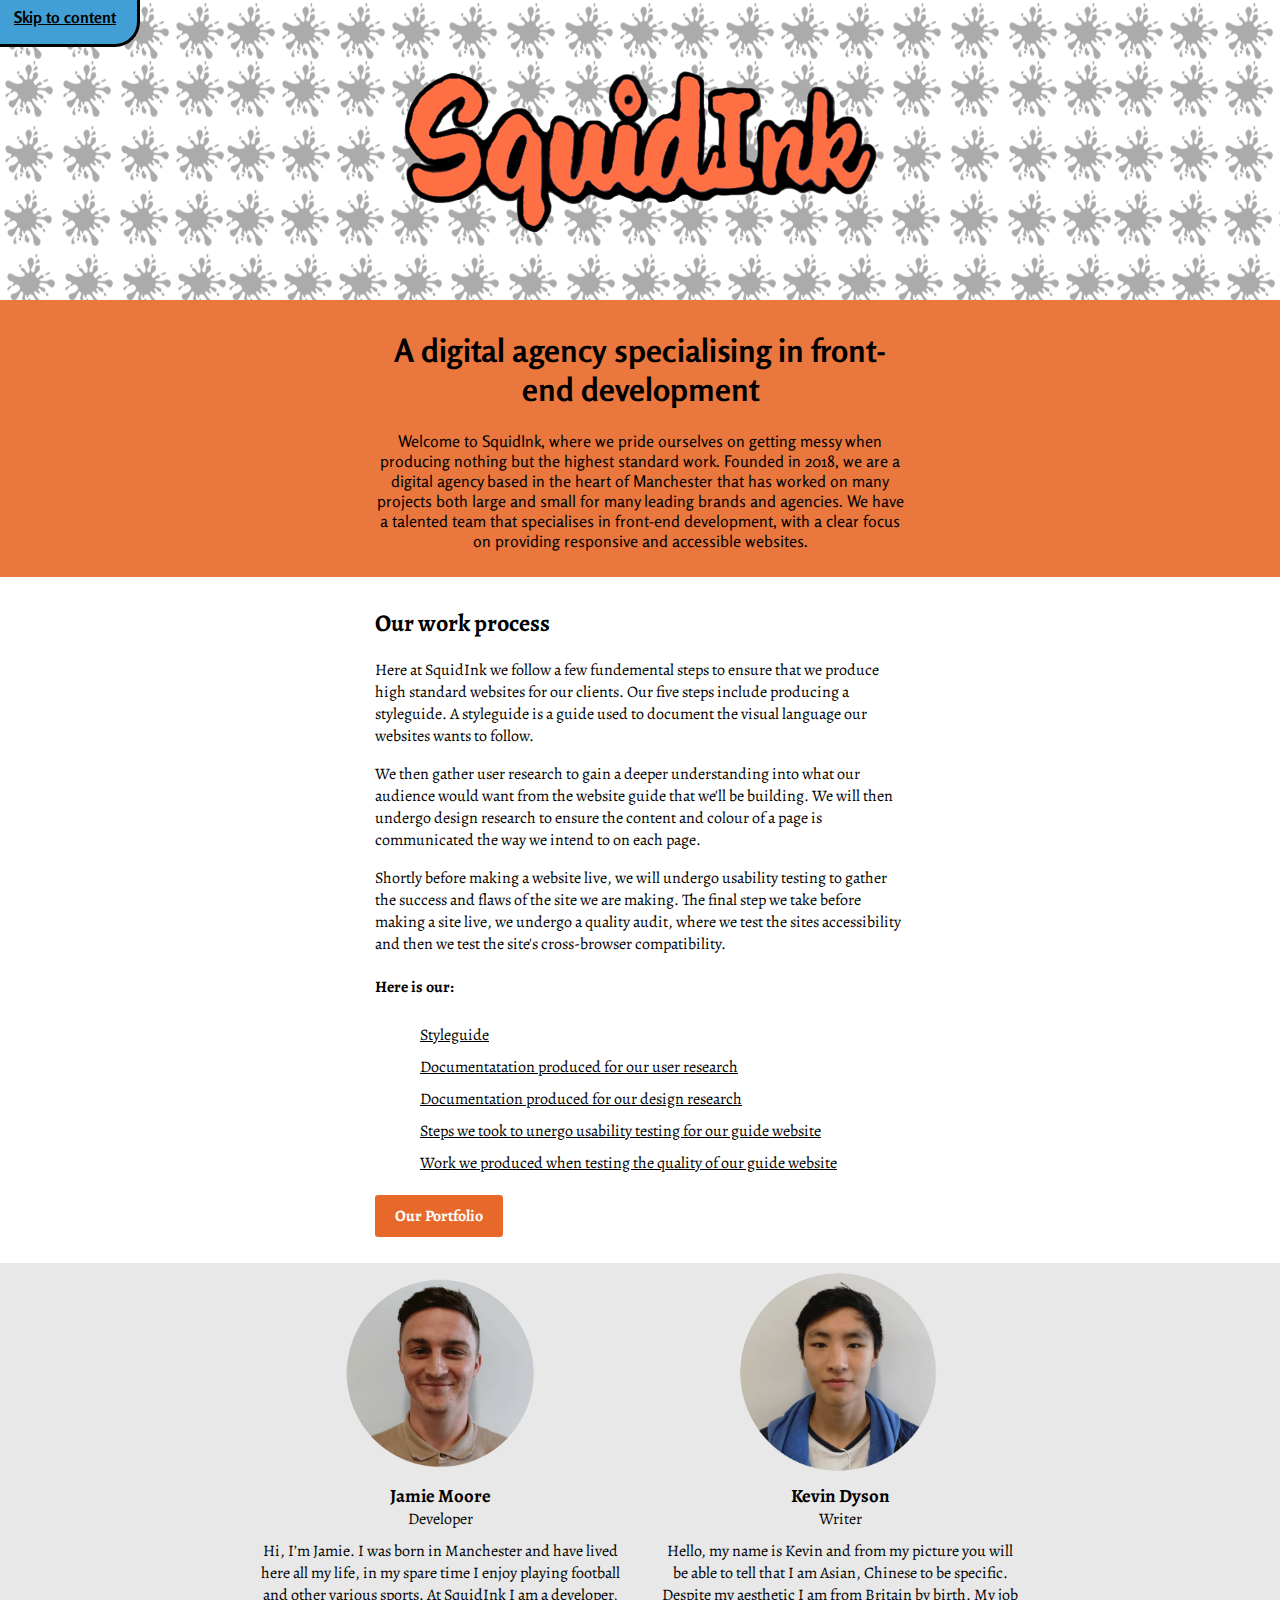
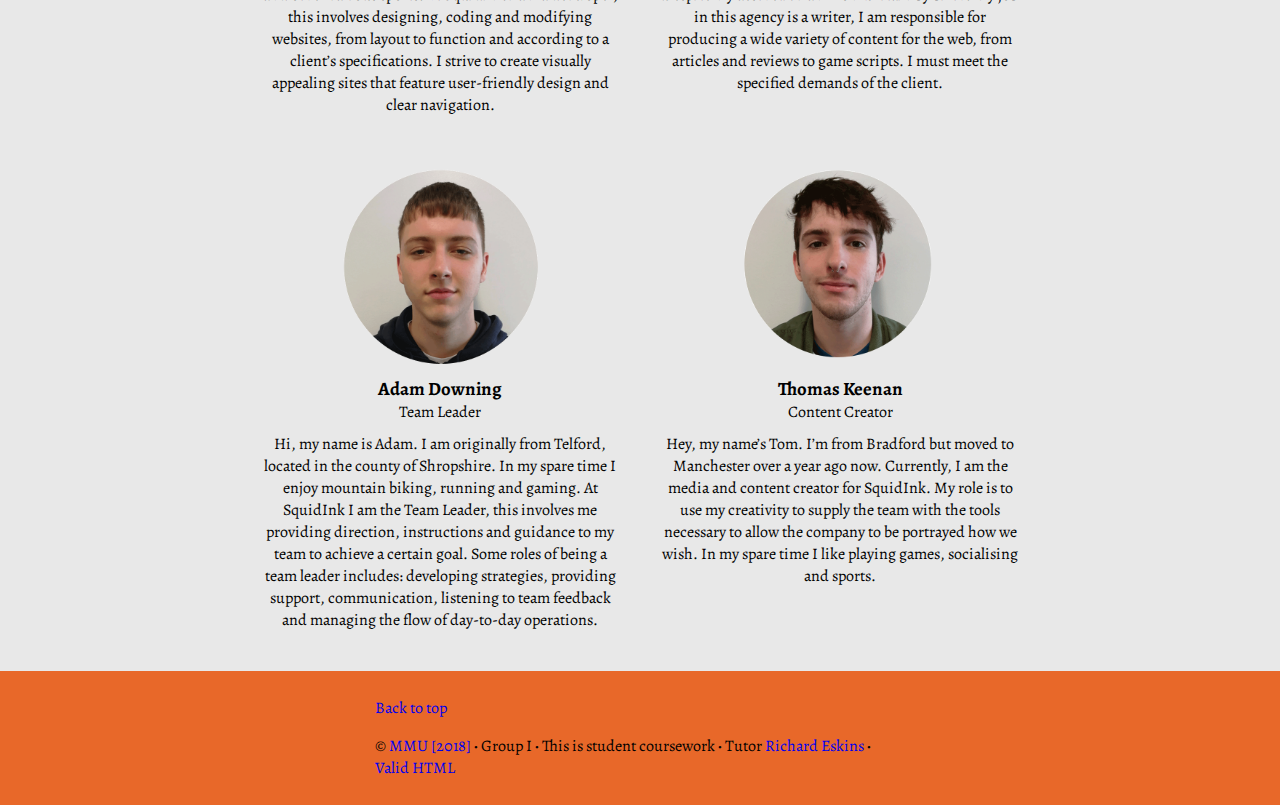
<file: team-website.html>
<!DOCTYPE html>
<html lang="en">

<head>
    <meta charset="UTF-8">
    <meta name="description" content="SquidInk is a digital agency based in the heart of Manchester that specialises in fron-end development">
    <meta name="viewport" content="width=device-width, initial-scale=1.0">
    <meta http-equiv="X-UA-Compatible" content="ie=edge">
    <title>Team I |SquidInk</title>
    <link rel="stylesheet" type="text/css" href="css/site.css">
    <link href="https://fonts.googleapis.com/css?family=Alegreya|Rosario" rel="stylesheet">
</head>

<body id="top">
    <p class="accessibility">
        <a href="#content" class="skipbtn">Skip to content</a>
    </p>

    <header class="site-header" role="banner">
        <div>
            <img src="img/squidink-title.png" alt="SquidInk Title Logo">
        </div>
    </header>

    <div class="background">
        <div class="main_container">
            <main id="content">
                <article>
                    <h1 class="intro">
                        A digital agency specialising in front-end development
                    </h1>
                    <p class="intro">Welcome to SquidInk, where we pride ourselves on getting messy when producing nothing but the highest standard work. Founded in 2018, we are a digital agency based in the heart of Manchester that has worked on many projects both large
                        and small for many leading brands and agencies. We have a talented team that specialises in front-end development, with a clear focus on providing responsive and accessible websites.</p>
                </article>
            </main>
        </div>
    </div>

    <section class="text-content">
        <div class="text-content__container">
            <h2>Our work process</h2>
            <p>Here at SquidInk we follow a few fundemental steps to ensure that we produce high standard websites for our clients. Our five steps include producing a styleguide. A styleguide is a guide used to document the visual language our websites wants
                to follow.</p>

            <p>We then gather user research to gain a deeper understanding into what our audience would want from the website guide that we'll be building. We will then undergo design research to ensure the content and colour of a page is communicated the
                way we intend to on each page.

                <p>Shortly before making a website live, we will undergo usability testing to gather the success and flaws of the site we are making. The final step we take before making a site live, we undergo a quality audit, where we test the sites accessibility
                    and then we test the site's cross-browser compatibility.</p>

                <h4>Here is our:</h4>
                <ul>
                    <li>
                        <a href="https://github.com/mmu-webdesign/level5-portfolio/blob/master/submission_point_1.md" title="SquidInk Styleguide">Styleguide</a>
                    </li>
                    <li>
                        <a href="https://github.com/mmu-webdesign/level5-portfolio/blob/master/submission_point_2.md" title="User Research">Documentatation produced for our user research</a>
                    </li>
                    <li>
                        <a href="https://github.com/mmu-webdesign/level5-portfolio/blob/master/submission_point_3.md" title="Design Research">Documentation produced for our design research</a>
                    </li>
                    <li>
                        <a href="https://github.com/mmu-webdesign/level5-portfolio/blob/master/submission_point_4.md" title="Usability Testing">Steps we took to unergo usability testing for our guide website</a>
                    </li>
                    <li>
                        <a href="https://github.com/mmu-webdesign/level5-portfolio/blob/master/submission_point_5.md" title="Quality Testing">Work we produced when testing the quality of our guide website</a>
                    </li>
                </ul>
        </div>
        <p><a href="#" class="call-to-action">Our Portfolio</a></p>

    </section>
    <!-- Bio sections-->
    <section class="bio">
        <div class="bio__container">
            <ul class="bio__list">
                <li class="bio__person">
                    <img src="img/jamie.png" alt="Jamie Moore">
                    <h3>Jamie Moore</h3>
                    <p class="job">Developer</p>
                    <p class="description">Hi, I’m Jamie. I was born in Manchester and have lived here all my life, in my spare time I enjoy playing football and other various sports. At SquidInk I am a developer, this involves designing, coding and modifying websites, from
                        layout to function and according to a client’s specifications. I strive to create visually appealing sites that feature user-friendly design and clear navigation. </p>
                </li>

                <li class="bio__person">
                    <img src="img/kevin.png" alt="Kevin Dyson">
                    <h3>Kevin Dyson</h3>
                    <p class="job">Writer</p>
                    <p class="description">Hello, my name is Kevin and from my picture you will be able to tell that I am Asian, Chinese to be specific. Despite my aesthetic I am from Britain by birth. My job in this agency is a writer, I am responsible for producing a wide
                        variety of content for the web, from articles and reviews to game scripts. I must meet the specified demands of the client.</p>
                </li>

                <li class="bio__person">
                    <img src="img/adam.png" alt="Adam Downing">
                    <h3>Adam Downing</h3>
                    <p class="job">Team Leader</p>
                    <p class="description">Hi, my name is Adam. I am originally from Telford, located in the county of Shropshire. In my spare time I enjoy mountain biking, running and gaming. At SquidInk I am the Team Leader, this involves me providing direction, instructions
                        and guidance to my team to achieve a certain goal. Some roles of being a team leader includes: developing strategies, providing support, communication, listening to team feedback and managing the flow of day-to-day operations.</p>
                </li>

                <li class="bio__person">
                    <img src="img/tom.png" alt="Tom Keenan">
                    <h3>Thomas Keenan</h3>
                    <p class="job">Content Creator</p>
                    <p class="description">Hey, my name’s Tom. I’m from Bradford but moved to Manchester over a year ago now. Currently, I am the media and content creator for SquidInk. My role is to use my creativity to supply the team with the tools necessary to allow the
                        company to be portrayed how we wish. In my spare time I like playing games, socialising and sports.</p>
                </li>
            </ul>

        </div>
    </section>

    <footer class="site-footer">
        <div class="site-footer__container">
            <p>
                <a href="#top">Back to top</a>
            </p>
            <p>
                &copy;
                <a href="http://www.mmu.ac.uk/" title="MMU homepage">MMU [2018]</a>

                <b>&middot;</b> Group I
                <b>&middot;</b> This is student coursework
                <b>&middot;</b> Tutor
                <a href="mailto:r.eskins@mmu.ac.uk">Richard Eskins</a>

                <b>&middot;</b>

                <a href="http://validator.w3.org/check?uri=referer" title="W3C HTML Validation Service">Valid HTML</a>

            </p>
        </div>
    </footer>
</body>

</html>
</file>
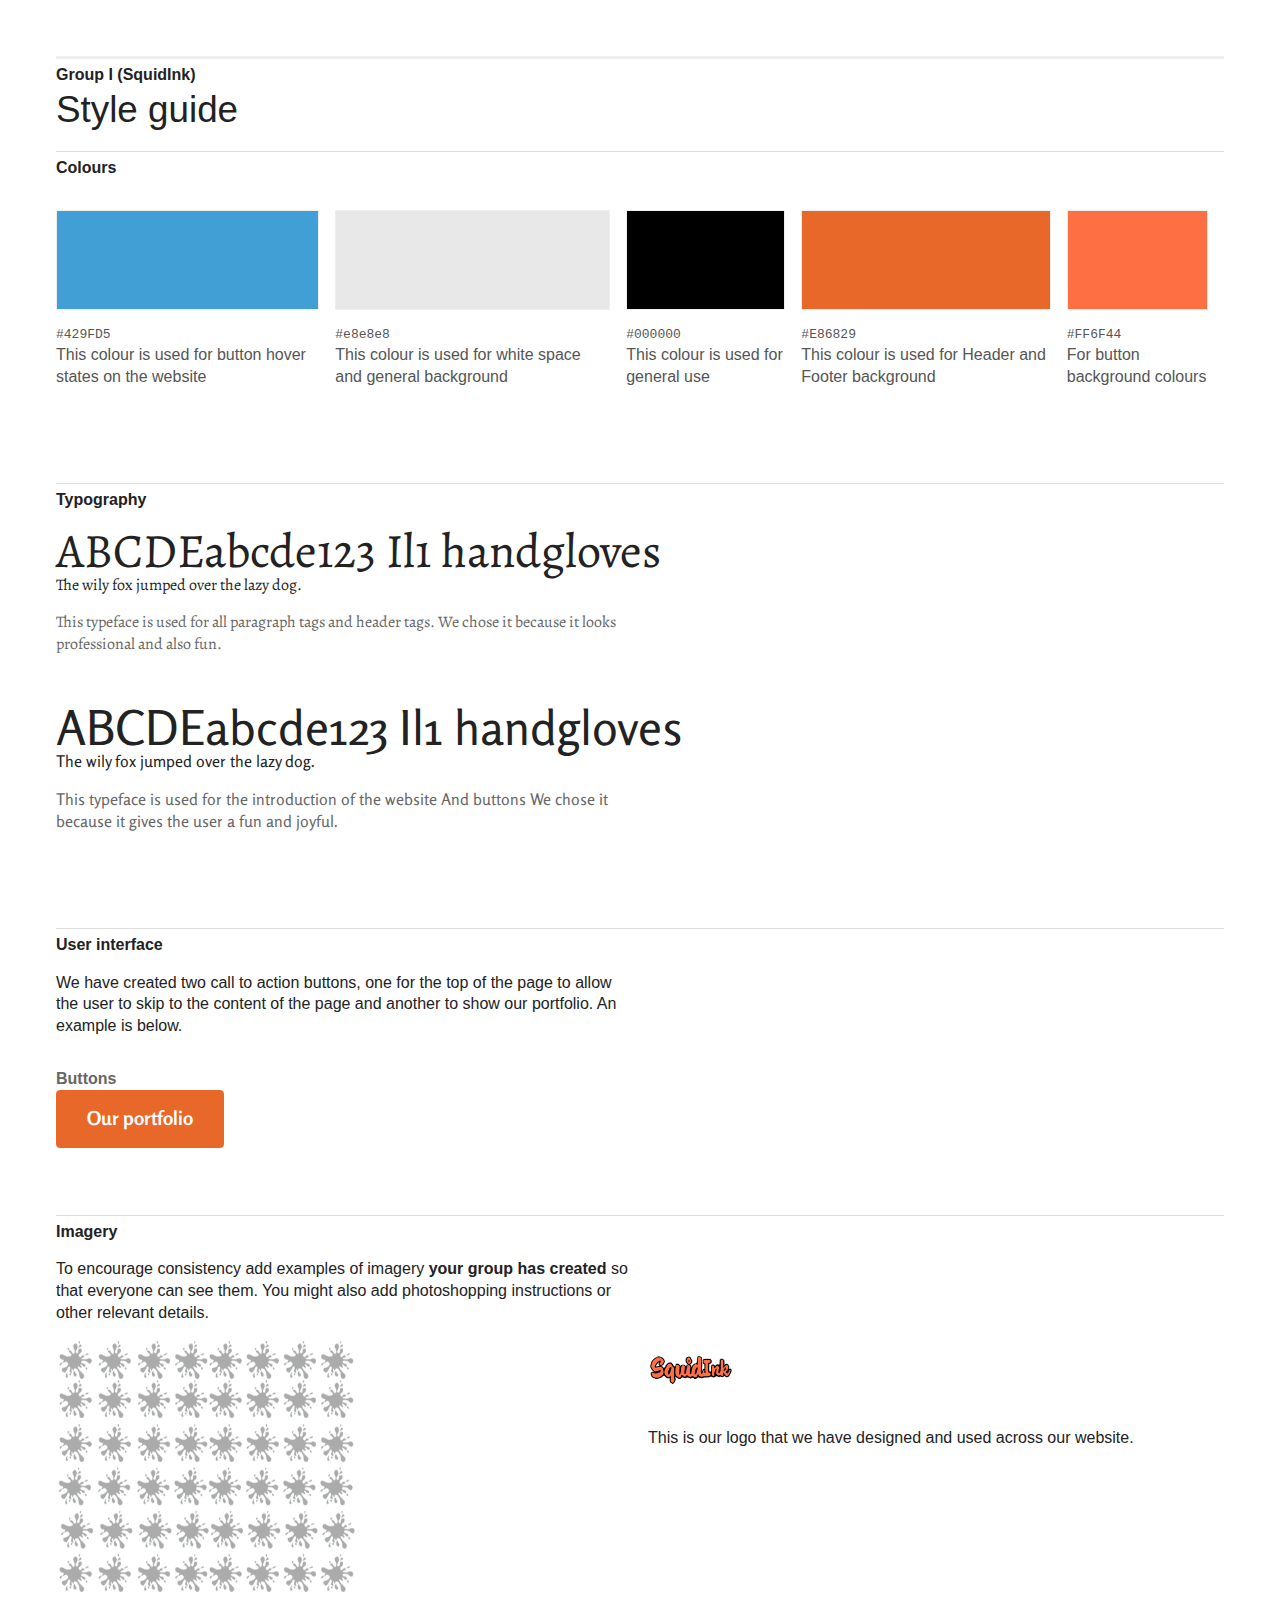
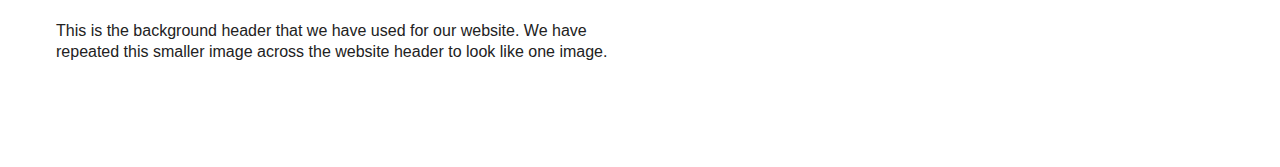
<file: team-styles/styleguide.html>
﻿<!DOCTYPE html>
<html lang="en">

<head>
    <meta charset="UTF-8">
    <meta name="viewport" content="width=device-width, initial-scale=1.0">
    <meta http-equiv="X-UA-Compatible" content="ie=edge">
    <title>Style guide for Group [number/name]</title>
    <link rel="stylesheet" href="css/template.css" />
    <link rel="stylesheet" href="css/our-group.css" />
    <!-- Put your google font link if you need it, then add the CSS to the our-group.css file -->
    <link href="https://fonts.googleapis.com/css?family=Monoton" rel="stylesheet">
    <link href="https://fonts.googleapis.com/css?family=Alegreya|Rosario" rel="stylesheet">
</head>

<body>
    <div class="container">
        <h1>Group I (SquidInk) <strong>Style guide</strong></h1>
        <section>
            <h2>Colours</h2>
            <div class="swatches">

                <!-- Delete the swatches you don't need. If you have more than seven colours: why? -->

                <div class="colour-swatch">
                    <div class="swatch swatch-2"></div>
                    <p class="hex">#429FD5</p>
                    <p class="usage">This colour is used for button hover states on the website</p>
                </div>

                <div class="colour-swatch">
                    <div class="swatch swatch-3"></div>
                    <p class="hex">#e8e8e8</p>
                    <p class="usage">This colour is used for white space and general background</p>
                </div>

                <div class="colour-swatch">
                    <div class="swatch swatch-4"></div>
                    <p class="hex">#000000</p>
                    <p class="usage">This colour is used for general use</p>
                </div>

                <div class="colour-swatch">
                    <div class="swatch swatch-5"></div>
                    <p class="hex">#E86829</p>
                    <p class="usage">This colour is used for Header and Footer background</p>
                </div>

                <div class="colour-swatch">
                    <div class="swatch swatch-6"></div>
                    <p class="hex">#FF6F44</p>
                    <p class="usage">For button background colours</p>
                </div>

            </div>

        </section>

        <section>
            <h2>Typography</h2>
            <!-- Choose up to three typefaces. If you have more than three - what is each one being used for? -->
            <div class="type type-1">
                <p class="big-example">ABCDEabcde123 Il1 handgloves</p>
                <p>The wily fox jumped over the lazy dog. </p>
                <p class="why">This typeface is used for all paragraph tags and header tags. We chose it because it looks professional and also fun.</p>
            </div>

            <div class="type type-2">
                <p class="big-example">ABCDEabcde123 Il1 handgloves</p>
                <p>The wily fox jumped over the lazy dog. </p>
                <p class="why">This typeface is used for the introduction of the website And buttons We chose it because it gives the user a fun and joyful.</p>
            </div>

        </section>

        <!-- you can delete this section if you don't have anything to add -->
        <section>
            <h2>User interface</h2>
            <p>We have created two call to action buttons, one for the top of the page to allow the user to skip to the content of the page and another to show our portfolio. An example is below.</p>
            <h3>Buttons</h3>
            <div><a class="button important" href="#">Our portfolio</a></div>
        </section>

        <!-- You should be creating your own imagery because that's what we expect on your finished site. If you use images from other websites as a way of briefing other group members, PLEASE CREDIT THE ORIGINAL PHOTOGRAPHER/WEBSITE.  -->
        <section>
            <h2>Imagery</h2>
            <p>To encourage consistency add examples of imagery <strong>your group has created</strong> so that everyone can see them. You might also add photoshopping instructions or other relevant details.</p>
            <div class="images">

                <div class="image">
                    <img src="img/splatpattern.png" alt="Logo for group" width="300" height="110" />
                    <p>This is the background header that we have used for our website. We have repeated this smaller image across the website header to look like one image.</p>
                </div>

                <div class="image">
                    <img src="img/squidink-title.gif" alt="Logo for group" width="103" height="110" />
                    <p>This is our logo that we have designed and used across our website.</p>
                </div>
            </div>
        </section>
    </div>

</body>

</html
</file>
<file: css/site.css>
body {
    margin: 0 auto;
    font-family: 'alegreya', serif;
}


/* Turning on border-box */

html {
    box-sizing: border-box;
}

*,
*:before,
*:after {
    box-sizing: inherit;
}


/*Skip to content button*/

.accessibility {
    position: absolute;
    left: -10px;
    top: -19px;
    background: #E86829;
    width: 150px;
    height: 50px;
    text-align: center;
    border: solid 3px;
    border-radius: 0 0 25px 0;
    border-top: 0;
}

.accessibility a {
    display: inline-block;
    padding: 10px;
    font-family: 'Rosario', sans-serif;
    font-weight: bold;
    text-decoration: underline;
    color: #000;
}

.accessibility:hover {
    background-color: #429FD5;
}

.accessibility a:hover {
    color: #FFF;
}


/* styling everything in the header */

.site-header {
    height: 300px;
    background-image: url("../img/splatpattern.png");
    background-repeat: repeat;
    color: #e86829;
    display: flex;
    justify-content: center;
    align-items: center;
}

.intro {
    font-family: 'Rosario', sans-serif;
    max-width: 550px;
    text-align: center;
}


/* controlling the space around the (optional) paragraph under the h1 */

.site-header__content p {
    margin: 0;
    padding: 10px 0 0 0;
}


/*styling columns to make them responsive*/

.text-content {
    max-width: 550px;
    margin: 0 auto;
    padding: 10px;
}

.site-footer__container {
    max-width: 550px;
    margin: 0 auto;
    padding: 10px;
}

.main_container {
    max-width: 550px;
    margin: 0 auto;
    padding: 10px;
}

.background {
    background: rgba(232, 104, 41, 0.9);
}


/* styling links and submission points section */


/* styling profiles of us section */

.bio {
    background-color: #e8e8e8;
}

.bio__container {
    max-width: 800px;
    margin: 0 auto;
}


/* let's start by creating the mobile styles */


/* turn off margins, padding and dots for the <ul> */

.bio__list {
    margin: 0;
    padding: 0;
    list-style-type: none;
}


/* put a temporary(?) border around each bio and add some padding. Centre the text at small screen sizes. */

.bio__person {
    padding: 10px;
}

.bio__person p,
h3 {
    text-align: center;
}


/* make a circular bio image. You should remove the width and height once you have real images added to your site */

.bio__person img {
    display: block;
    margin: auto;
    width: 200px;
    height: 200px;
    border-radius: 50%;
}


/* control the space around the bio heading and paragraphs */

.bio__person h3 {
    margin: 0;
    padding: 10px 0 0 0;
}

.bio__person p {
    margin: 0;
    padding: 0;
}


/* add more padding to the paragraph with a class of description */

.bio__person p.description {
    padding: 10px 10px 30px 10px;
}


/* now we have a layout for mobiles, let's use a few min-width media queries to override this for bigger screens. You might want to change 600px to a bigger or smaller value? */

@media screen and (min-width: 600px) {
    /* turn on flexbox for each bio but allow them to go onto more than one line (remove the flex-wrap:wrap to see what happens) */
    .bio__list {
        display: flex;
        flex-wrap: wrap;
    }
    /* put the text in each bio on the left rather than centre it. Use the 'flex' command to make each box a third of the width - you could change this to 50% or 25% to see what happens? */
    .bio__person {
        text-align: left;
        flex: 33.333%;
    }
}

@media screen and (max-width: 2560px) {
    /* put the text in each bio on the left rather than centre it. Use the 'flex' command to make each box a third of the width - you could change this to 50% or 25% to see what happens? */
    .bio__person {
        text-align: left;
        flex: 45%;
    }
}


/* styling links */

.text-content ul {
    /* styling submission links */
    list-style-type: none;
}

.text-content ul li {
    padding: 5px;
    text-decoration: underline;
}

.text-content li a {
    text-decoration: none;
    color: black;
}

li a:hover {
    color: #ff6f44;
}

.site-footer a {
    /* styling links in the footer */
    text-decoration: none;
}

.site-footer a:hover {
    color: white;
}


/* footer */

.site-footer {
    background-color: #e86829;
}


/* call to action button */

a.call-to-action {
    display: inline-block;
    padding: 10px 20px;
    border-radius: 0.2em;
    background-color: #e86829;
    color: white;
    text-decoration: none;
    font-weight: bold;
}

a.call-to-action {}

a.call-to-action:hover {
    color: white;
    background-color: #429fd5;
    border-color: #429fd5;
}


/* adding a little bit of animation (optional) */
</file>
<file: team-styles/css/template.css>
/* this is the layout for the style guide - you are free to change this if you want to */

html {
    box-sizing: border-box;
}

*,
*:before,
*:after {
    box-sizing: inherit;
}

body {
    font-family: sans-serif;
    line-height: 1.35;
    padding: 10px;
    color: #222;
}

@media screen and (min-width: 600px) {
    body {
        padding: 3em;
    }
}

h1,
h2,
h3,
p {
    margin: 0;
    padding: 0;
    font-size: 1em;
}

.container {
    border-top: 3px solid #eee;
}

.container h1 {
    padding: 0.3em 0 1em 0;
}

.container h1 strong {
    display: block;
    font-size: 2.3em;
    font-weight: 100;
}

section {
    padding-bottom: 3em;
}

section h2 {
    border-top: 1px solid #ddd;
    padding: 0.3em 0 1em 0;
}

section h3 {
    padding-top: 2em;
    color: #666;
}

section p {
    max-width: 65ch;
}

.swatches {
    display: flex;
    flex-wrap: wrap;
    color: #555;
    padding-bottom: 3em;
}

@media screen and (min-width: 700px) {
    .swatches {
        flex-wrap: nowrap;
    }
}

.swatches p.hex {
    font-family: monospace;
}

.colour-swatch {
    margin-right: 1em;
}

.swatch {
    width: 100%;
    margin: 1em 0;
    min-height: 100px;
    border: 1px solid #eee;
}

.type {
    margin-bottom: 3em;
}

.type p.big-example {
    font-size: 3em;
    line-height: 1;
    overflow-wrap: break-word;
    word-wrap: break-word;
}

.type p.why {
    color: #666;
    margin-top: 1em;
}

.images {
    display: flex;
    flex-wrap: wrap;
}

.image {
    flex: 1 0 0;
}

.image+.image {
    margin-left: 1em;
}

.images img {
    max-width: 100%;
    max-height: 90vh;
    height: auto;
    margin: 1em 0;
}
</file>
<file: team-styles/css/our-group.css>
/* COLOURS */


/* the colours for your website */


/* delete what you don't need */


/* use swatch 1 for your most important colour, swatch 2 for the next, and so on */

.swatch-1 {
    background: #BBF7FF;
}

.swatch-2 {
    background: #429FD5;
}

.swatch-3 {
    background: #e8e8e8;
}

.swatch-4 {
    background: #000;
}

.swatch-5 {
    background: #E86829;
}

.swatch-6 {
    background: #FF6F44;
}


/* TYPOGRAPHY
/* the typography for your website */


/* delete the ones you don't need */

.type-1 {
    font-family: 'Alegreya', serif;
    /* google font: make sure there are fallbacks */
}

.type-2 {
    font-family: 'Rosario', sans-serif;
    /* you might also choose a 'web safe' font */
}


/* TEMPLATES/CODE SNIPPETS */


/* an example of the extra code you could add - this creates some buttons */

a.button {
    display: inline-block;
    padding: 10px 20px;
    font-weight: bold;
    text-decoration: none;
    border: 1px solid #E86829;
    margin-right: 10px;
    margin-bottom: 1em;
    border-radius: 0.2em;
    transition: all 0.2s ease;
    font-family: 'Rosario', sans-serif;
}

a.button.important {
    font-size: 1.2em;
    background: #E86829;
    color: white;
    padding: 15px 30px;
}

a.button.normal {
    color: black;
}

a.button.less {
    color: grey;
}

a.button:hover {
    border-color: #FF6F44;
    color: #222;
}

a.button.important:hover {
    color: white;
    background: #429FD5;
    border-color: #429FD5;
}
</file>
